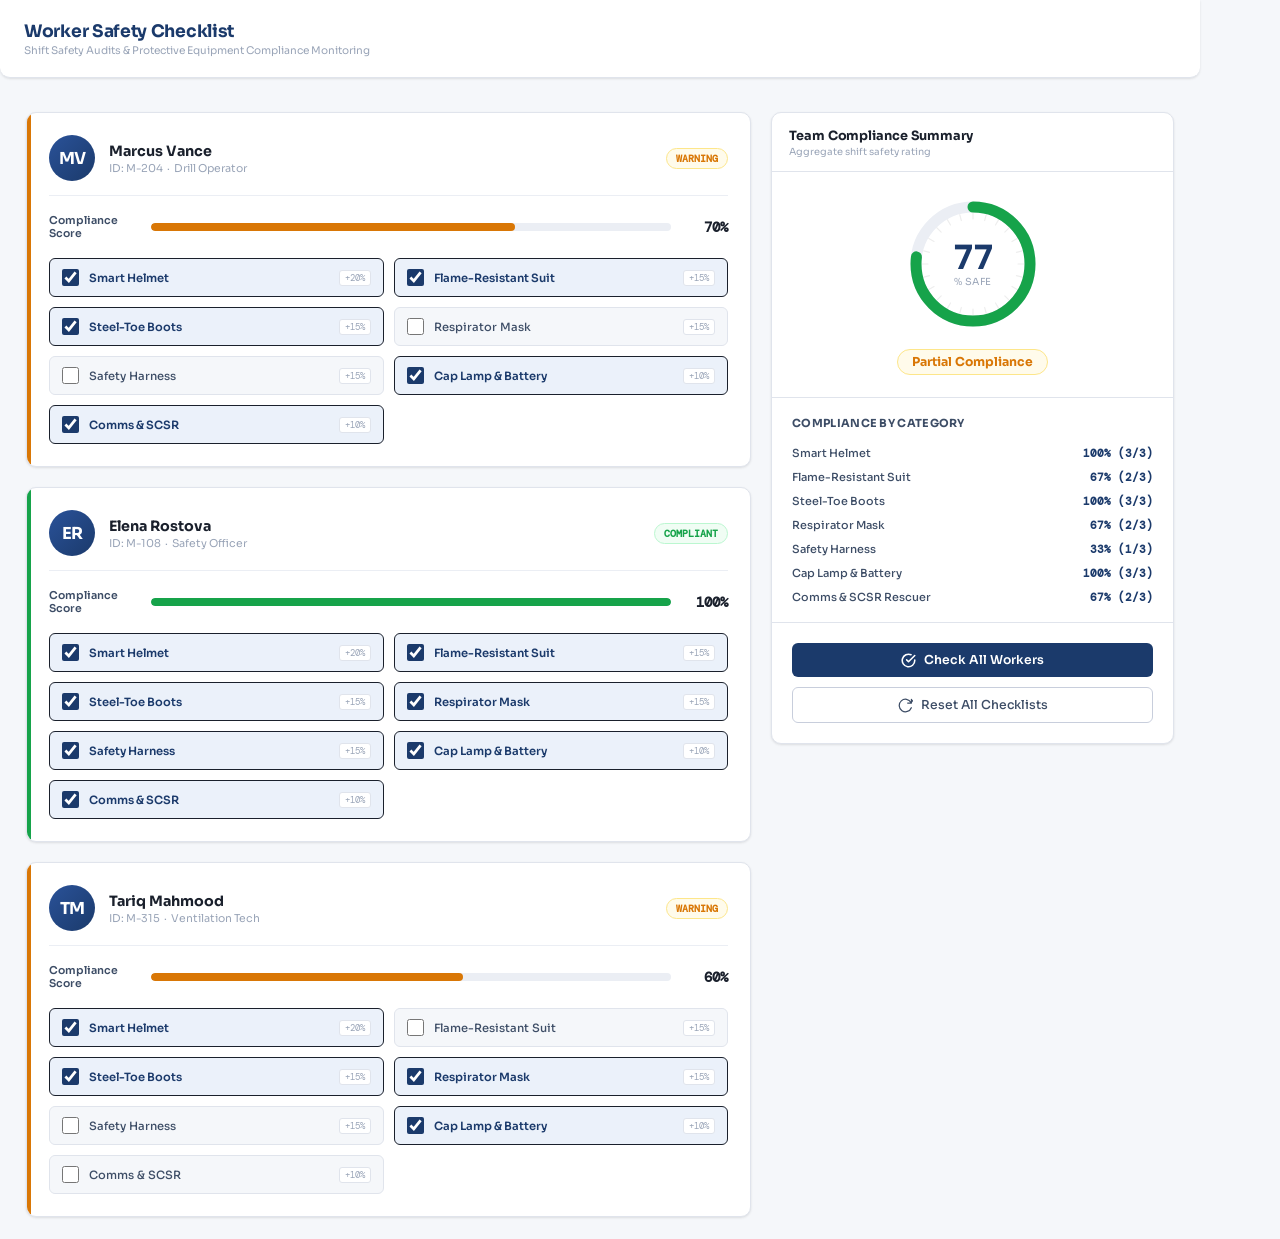
<file: safety.html>
<!DOCTYPE html>
<html lang="en">
<head>
  <meta charset="UTF-8"/>
  <meta name="viewport" content="width=device-width, initial-scale=1.0"/>
  <title>Safety Checklist — SmartHelmet</title>
  <link rel="preconnect" href="https://fonts.googleapis.com"/>
  <link href="https://fonts.googleapis.com/css2?family=Sora:wght@300;400;500;600;700&family=DM+Mono:wght@300;400;500&display=swap" rel="stylesheet"/>
  <link rel="stylesheet" href="css/style.css"/>
  <link rel="manifest" href="manifest.json" />
</head>
<body class="subpage-body">

<div class="layout">
  <!-- SUBPAGE HEADER -->
  <header class="subpage-header">
    <div>
      <h1 class="page-title">Worker Safety Checklist</h1>
      <div class="breadcrumb">Shift Safety Audits & Protective Equipment Compliance Monitoring</div>
    </div>
  </header>

  <!-- ════════════════ PAGE: SAFETY CHECKLIST ════════════════ -->
  <main class="content page-view active" id="page-safety">
    <div class="safety-layout">
      
      <!-- Left Column: Individual Worker Cards (Populated Dynamically) -->
      <div class="worker-cards-col" id="workerCardsCol">
        <!-- Rendered by safety.js -->
        <div class="panel" style="padding: 30px; text-align: center; color: var(--muted); font-family: var(--mono); font-size: 0.8rem;">
          Loading safety cards...
        </div>
      </div>

      <!-- Right Column: Team Summary and Equipment Breakdown -->
      <div class="summary-col">
        <div class="panel score-panel">
          <div class="panel-header">
            <div>
              <div class="panel-title">Team Compliance Summary</div>
              <div class="panel-sub">Aggregate shift safety rating</div>
            </div>
          </div>
          
          <!-- Large Circular Gauge -->
          <div class="summary-stats-block">
            <div class="summary-ring-outer">
              <canvas id="teamScoreRing" width="140" height="140"></canvas>
              <div class="summary-ring-center">
                <div class="summary-ring-val" id="teamScoreVal">—</div>
                <div class="summary-ring-lbl">% Safe</div>
              </div>
            </div>
            <div class="summary-verdict" id="teamScoreVerdict">Calculating…</div>
          </div>

          <!-- Equipment Metrics Breakdown -->
          <div class="summary-equipment-metrics">
            <div class="equip-title">Compliance by Category</div>
            
            <div class="equip-row">
              <span class="equip-lbl">Smart Helmet</span>
              <span class="equip-val" id="break-helmet">0% (0/3)</span>
            </div>
            <div class="equip-row">
              <span class="equip-lbl">Flame-Resistant Suit</span>
              <span class="equip-val" id="break-suit">0% (0/3)</span>
            </div>
            <div class="equip-row">
              <span class="equip-lbl">Steel-Toe Boots</span>
              <span class="equip-val" id="break-boots">0% (0/3)</span>
            </div>
            <div class="equip-row">
              <span class="equip-lbl">Respirator Mask</span>
              <span class="equip-val" id="break-mask">0% (0/3)</span>
            </div>
            <div class="equip-row">
              <span class="equip-lbl">Safety Harness</span>
              <span class="equip-val" id="break-harness">0% (0/3)</span>
            </div>
            <div class="equip-row">
              <span class="equip-lbl">Cap Lamp & Battery</span>
              <span class="equip-val" id="break-lamp">0% (0/3)</span>
            </div>
            <div class="equip-row">
              <span class="equip-lbl">Comms & SCSR Rescuer</span>
              <span class="equip-val" id="break-comms">0% (0/3)</span>
            </div>
          </div>

          <!-- Quick Action Buttons -->
          <div class="summary-actions-block">
            <button class="btn-primary btn-block" id="btnCheckAll">
              <svg width="15" height="15" viewBox="0 0 24 24" fill="none" stroke="currentColor" stroke-width="2.5" stroke-linecap="round" stroke-linejoin="round"><path d="M22 11.08V12a10 10 0 1 1-5.93-9.14"/><polyline points="22 4 12 14.01 9 11.01"/></svg>
              Check All Workers
            </button>
            <button class="btn-secondary btn-block" id="btnResetAll">
              <svg width="15" height="15" viewBox="0 0 24 24" fill="none" stroke="currentColor" stroke-width="2" stroke-linecap="round" stroke-linejoin="round"><path d="M21.5 2v6h-6M21.34 15.57a10 10 0 1 1-.57-8.38l5.67-5.67"/></svg>
              Reset All Checklists
            </button>
          </div>
        </div>
      </div>

    </div>
  </main>
</div>

  <!-- MOBILE BOTTOM NAVIGATION -->
  <nav class="mobile-bottom-nav">
    <a href="index.html" class="bottom-nav-item">
      <svg viewBox="0 0 24 24" fill="none" stroke="currentColor" stroke-width="2" stroke-linecap="round" stroke-linejoin="round">
        <rect x="3" y="3" width="7" height="7" />
        <rect x="14" y="3" width="7" height="7" />
        <rect x="14" y="14" width="7" height="7" />
        <rect x="3" y="14" width="7" height="7" />
      </svg>
      <span>Dashboard</span>
    </a>
    <a href="analytics.html" class="bottom-nav-item">
      <svg viewBox="0 0 24 24" fill="none" stroke="currentColor" stroke-width="2" stroke-linecap="round" stroke-linejoin="round">
        <line x1="18" y1="20" x2="18" y2="10" />
        <line x1="12" y1="20" x2="12" y2="4" />
        <line x1="6" y1="20" x2="6" y2="14" />
      </svg>
      <span>Analytics</span>
    </a>
    <a href="alerts.html" class="bottom-nav-item">
      <svg viewBox="0 0 24 24" fill="none" stroke="currentColor" stroke-width="2" stroke-linecap="round" stroke-linejoin="round">
        <path d="M18 8A6 6 0 0 0 6 8c0 7-3 9-3 9h18s-3-2-3-9" />
        <path d="M13.73 21a2 2 0 0 1-3.46 0" />
      </svg>
      <span>Alerts</span>
    </a>
    <a href="compliance.html" class="bottom-nav-item">
      <svg viewBox="0 0 24 24" fill="none" stroke="currentColor" stroke-width="2" stroke-linecap="round" stroke-linejoin="round">
        <path d="M14 2H6a2 2 0 0 0-2 2v16a2 2 0 0 0 2 2h12a2 2 0 0 0 2-2V8z" />
        <polyline points="14 2 14 8 20 8" />
        <line x1="16" y1="13" x2="8" y2="13" />
        <line x1="16" y1="17" x2="8" y2="17" />
      </svg>
      <span>Rules</span>
    </a>
    <a href="safety.html" class="bottom-nav-item active">
      <svg viewBox="0 0 24 24" fill="none" stroke="currentColor" stroke-width="2" stroke-linecap="round" stroke-linejoin="round">
        <path d="M22 11.08V12a10 10 0 1 1-5.93-9.14" />
        <polyline points="22 4 12 14.01 9 11.01" />
      </svg>
      <span>Safety</span>
    </a>
    <a href="settings.html" class="bottom-nav-item">
      <svg viewBox="0 0 24 24" fill="none" stroke="currentColor" stroke-width="2" stroke-linecap="round" stroke-linejoin="round">
        <circle cx="12" cy="12" r="3" />
        <path d="M19.4 15a1.65 1.65 0 0 0 .33 1.82l.06.06a2 2 0 1 1-2.83 2.83l-.06-.06a1.65 1.65 0 0 0-1.82-.33 1.65 1.65 0 0 0-1 1.51V21a2 2 0 0 1-4 0v-.09A1.65 1.65 0 0 0 9 19.4a1.65 1.65 0 0 0-1.82.33l-.06.06a2 2 0 1 1-2.83-2.83l.06-.06a1.65 1.65 0 0 0 .33-1.82 1.65 1.65 0 0 0-1.51-1H3a2 2 0 0 1 0-4h.09A1.65 1.65 0 0 0 4.6 9a1.65 1.65 0 0 0-.33-1.82l-.06-.06a2 2 0 1 1 2.83-2.83l.06.06a1.65 1.65 0 0 0 1.82.33H9a1.65 1.65 0 0 0 1-1.51V3a2 2 0 0 1 4 0v.09a1.65 1.65 0 0 0 1 1.51 1.65 1.65 0 0 0 1.82-.33l.06-.06a2 2 0 1 1 2.83 2.83l-.06.06a1.65 1.65 0 0 0-.33 1.82V9a1.65 1.65 0 0 0 1.51 1H21a2 2 0 0 1 0 4h-.09a1.65 1.65 0 0 0-1.51 1z" />
      </svg>
      <span>Settings</span>
    </a>
  </nav>

<!-- Load dashboard's canvas gauges drawer & then our safety checklist controller -->
<script src="js/gauges.js"></script>
<script src="js/safety.js"></script>
<script>
  if ('serviceWorker' in navigator) {
    navigator.serviceWorker.register('./service-worker.js')
      .then(() => console.log('Service Worker Registered'));
  }
</script>
</body>
</html>
</file>
<file: css/style.css>
/* ============================================================
   SmartHelmet — Professional Light Theme  (All Pages)
   Sora + DM Mono  |  Navy · Amber · Blue · Violet
   ============================================================ */
@import url('https://fonts.googleapis.com/css2?family=Sora:wght@300;400;500;600;700&family=DM+Mono:wght@300;400;500&display=swap');

:root {
  --white:        #FFFFFF;
  --surface:      #F5F7FA;
  --surface-2:    #EBEEF4;
  --border:       #E0E4EC;
  --border-md:    #C8CEDC;

  --navy:         #1B3A6B;
  --navy-dim:     #2A5299;
  --slate:        #3D4D66;
  --slate-light:  #6B7A94;
  --muted:        #9AA5B8;
  --text:         #1A202C;

  --temp:   #E8730A;  --temp-bg:   #FEF0E6;  --temp-bd:   #FDDBB4;
  --hum:    #0E6BB5;  --hum-bg:    #E6F1FB;  --hum-bd:    #BAD9F5;
  --gas:    #6D28D9;  --gas-bg:    #F0EBFE;  --gas-bd:    #D4C5FC;

  --safe:   #16A34A;  --safe-bg:   #F0FDF4;  --safe-bd:   #BBF7D0;
  --warn:   #D97706;  --warn-bg:   #FFFBEB;  --warn-bd:   #FDE68A;
  --danger: #DC2626;  --danger-bg: #FEF2F2;  --danger-bd: #FECACA;

  --r:    10px;
  --r-sm: 6px;
  --sh:   0 1px 3px rgba(0,0,0,.07), 0 1px 2px rgba(0,0,0,.04);
  --sh-md:0 4px 14px rgba(0,0,0,.08),0 2px 4px rgba(0,0,0,.04);

  --font: 'Sora', system-ui, sans-serif;
  --mono: 'DM Mono', monospace;
  --sw:   228px;
}

*,*::before,*::after{box-sizing:border-box;margin:0;padding:0}
html{font-size:15px}
body{font-family:var(--font);background:var(--surface);color:var(--text);display:flex;min-height:100vh;-webkit-font-smoothing:antialiased}
a{text-decoration:none}

/* ── SIDEBAR ─────────────────────────────────────────────────── */
.sidebar{width:var(--sw);background:var(--white);border-right:1px solid var(--border);display:flex;flex-direction:column;position:fixed;inset:0 auto 0 0;z-index:100;padding:22px 0;transition:transform .3s ease}

.brand{display:flex;align-items:center;gap:11px;padding:0 18px 22px;border-bottom:1px solid var(--border);margin-bottom:6px}
.brand-icon{width:36px;height:36px;flex-shrink:0}
.brand-name{font-size:.95rem;font-weight:700;color:var(--navy);letter-spacing:-.2px}
.brand-sub{font-size:.65rem;color:var(--muted);margin-top:1px}

.nav{flex:1;padding:6px 10px;display:flex;flex-direction:column;gap:2px}
.nav-item{display:flex;align-items:center;gap:9px;padding:8px 10px;border-radius:var(--r-sm);font-size:.82rem;font-weight:500;color:var(--slate);text-decoration:none;position:relative;transition:background .15s,color .15s;cursor:pointer}
.nav-item svg{width:17px;height:17px;flex-shrink:0;opacity:.65;transition:opacity .15s}
.nav-item:hover{background:var(--surface);color:var(--navy)}
.nav-item:hover svg{opacity:1}
.nav-item.active{background:#EBF1FA;color:var(--navy);font-weight:600}
.nav-item.active svg{opacity:1}
.nav-badge{margin-left:auto;background:var(--danger);color:#fff;font-size:.6rem;font-weight:700;padding:1px 6px;border-radius:20px;font-family:var(--mono)}

.sidebar-footer{padding:14px 18px 0;border-top:1px solid var(--border);margin-top:auto}
.conn-row{display:flex;align-items:center;gap:7px;margin-bottom:4px}
.conn-dot{width:7px;height:7px;border-radius:50%;background:var(--muted);flex-shrink:0;transition:background .3s}
.conn-dot.live{background:var(--safe)}
.conn-dot.offline{background:var(--danger)}
.conn-label{font-size:.73rem;color:var(--slate-light);font-family:var(--mono)}
.firmware-tag{font-size:.63rem;color:var(--muted);font-family:var(--mono)}

/* ── LAYOUT ───────────────────────────────────────────────────── */
.layout{margin-left:var(--sw);display:flex;flex-direction:column;flex:1;min-height:100vh}

/* ── TOPBAR ───────────────────────────────────────────────────── */
.topbar{background:var(--white);border-bottom:1px solid var(--border);padding:15px 26px;display:flex;justify-content:space-between;align-items:center;position:sticky;top:0;z-index:50}
.page-title{font-size:1.15rem;font-weight:700;color:var(--navy);letter-spacing:-.3px}
.breadcrumb{font-size:.7rem;color:var(--muted);margin-top:2px}
.topbar-right{display:flex;align-items:center;gap:14px}
.last-update{display:flex;align-items:center;gap:6px;font-size:.73rem;color:var(--slate-light);font-family:var(--mono)}
.last-update svg{width:14px;height:14px}
.last-update strong{color:var(--slate);font-weight:500}
.score-chip{padding:5px 14px;border-radius:20px;font-size:.72rem;font-weight:600;font-family:var(--mono);border:1px solid var(--safe-bd);background:var(--safe-bg);color:var(--safe);transition:all .3s}
.score-chip.warn{background:var(--warn-bg);border-color:var(--warn-bd);color:var(--warn)}
.score-chip.danger{background:var(--danger-bg);border-color:var(--danger-bd);color:var(--danger)}

/* ── ALERT STRIP ─────────────────────────────────────────────── */
.alert-strip{display:flex;align-items:center;gap:10px;padding:10px 26px;background:var(--danger-bg);border-bottom:1px solid var(--danger-bd);animation:stripIn .2s ease}
@keyframes stripIn{from{opacity:0;transform:translateY(-5px)}to{opacity:1;transform:translateY(0)}}
.alert-strip svg{width:18px;height:18px;flex-shrink:0}
.alert-strip span{flex:1;font-size:.79rem;font-weight:500;color:var(--danger)}
.strip-dismiss{padding:4px 12px;background:#fff;border:1px solid var(--danger-bd);color:var(--danger);font-size:.7rem;font-weight:600;border-radius:var(--r-sm);cursor:pointer;font-family:var(--font);transition:background .15s}
.strip-dismiss:hover{background:var(--danger-bg)}

/* ── PAGE VIEWS ───────────────────────────────────────────────── */
.page-view{display:none;flex:1;flex-direction:column}
.page-view.active{display:flex}

/* ── CONTENT ──────────────────────────────────────────────────── */
.content{padding:22px 26px;display:flex;flex-direction:column;gap:18px}

/* ── KPI CARDS ────────────────────────────────────────────────── */
.kpi-row{display:grid;grid-template-columns:repeat(3,1fr);gap:14px}
.kpi-card{background:var(--white);border:1px solid var(--border);border-radius:var(--r);padding:18px 20px;box-shadow:var(--sh);position:relative;overflow:hidden;transition:box-shadow .2s,border-color .2s}
.kpi-card::after{content:'';position:absolute;left:0;top:0;bottom:0;width:3px;border-radius:2px 0 0 2px}
#kpiTemp::after{background:var(--temp)}
#kpiHum::after{background:var(--hum)}
#kpiGas::after{background:var(--gas)}
.kpi-card:hover{box-shadow:var(--sh-md);border-color:var(--border-md)}
.kpi-card.state-warn{border-color:var(--warn-bd);background:var(--warn-bg)}
.kpi-card.state-danger{border-color:var(--danger-bd);background:var(--danger-bg)}

.kpi-top{display:flex;align-items:center;gap:11px;margin-bottom:16px}
.kpi-icon-wrap{width:38px;height:38px;border-radius:9px;display:flex;align-items:center;justify-content:center;flex-shrink:0}
.kpi-icon-wrap svg{width:22px;height:22px}
.temp-wrap{background:var(--temp-bg)}
.hum-wrap{background:var(--hum-bg)}
.gas-wrap{background:var(--gas-bg)}
.kpi-meta{flex:1}
.kpi-name{font-size:.82rem;font-weight:600;color:var(--text)}
.kpi-unit{font-size:.64rem;color:var(--muted);margin-top:1px}
.kpi-status-pill{font-size:.63rem;font-weight:600;padding:3px 9px;border-radius:20px;font-family:var(--mono);border:1px solid;transition:all .3s;white-space:nowrap}
.kpi-status-pill.safe{background:var(--safe-bg);border-color:var(--safe-bd);color:var(--safe)}
.kpi-status-pill.warn{background:var(--warn-bg);border-color:var(--warn-bd);color:var(--warn)}
.kpi-status-pill.danger{background:var(--danger-bg);border-color:var(--danger-bd);color:var(--danger)}

.kpi-value{font-family:var(--mono);font-size:2.7rem;font-weight:400;letter-spacing:-1px;color:var(--text);line-height:1;margin-bottom:14px}
#kpiTemp .kpi-value{color:var(--temp)}
#kpiHum  .kpi-value{color:var(--hum)}
#kpiGas  .kpi-value{color:var(--gas)}
.kpi-suffix{font-size:1rem;font-weight:300;opacity:.55;margin-left:2px}
.kpi-bar-track{height:5px;background:var(--surface-2);border-radius:3px;overflow:hidden;margin-bottom:7px}
.kpi-bar-fill{height:100%;border-radius:3px;transition:width .9s cubic-bezier(.23,.68,.45,.98)}
.temp-fill{background:linear-gradient(90deg,#FCD09A,var(--temp))}
.hum-fill{background:linear-gradient(90deg,#A3CBF0,var(--hum))}
.gas-fill{background:linear-gradient(90deg,#C4B5F8,var(--gas))}
.kpi-range{display:flex;justify-content:space-between;font-size:.6rem;color:var(--muted);font-family:var(--mono)}
.warn-marker{color:var(--warn);font-weight:500}
.danger-marker{color:var(--danger);font-weight:500}

/* ── BOTTOM ROW (Dashboard) ───────────────────────────────────── */
.bottom-row{display:grid;grid-template-columns:1fr 270px 1fr;gap:14px}

/* ── PANELS ───────────────────────────────────────────────────── */
.panel{background:var(--white);border:1px solid var(--border);border-radius:var(--r);box-shadow:var(--sh);overflow:hidden;display:flex;flex-direction:column}
.panel-header{display:flex;justify-content:space-between;align-items:flex-start;padding:15px 17px 13px;border-bottom:1px solid var(--border)}
.panel-title{font-size:.85rem;font-weight:700;color:var(--text);letter-spacing:-.1px;display:block}
.panel-sub{font-size:.65rem;color:var(--muted);margin-top:2px;display:block}
.btn-ghost{padding:4px 11px;background:transparent;border:1px solid var(--border-md);color:var(--slate-light);font-size:.7rem;font-weight:500;border-radius:var(--r-sm);cursor:pointer;font-family:var(--font);transition:all .15s}
.btn-ghost:hover{background:var(--surface);color:var(--danger);border-color:var(--danger-bd)}

/* Gauges panel */
.gauges-grid{display:flex;justify-content:space-around;align-items:center;padding:18px 10px;flex:1}
.gauge-cell{display:flex;flex-direction:column;align-items:center}

/* Score panel */
.score-body{display:flex;flex-direction:column;align-items:center;padding:18px 16px;gap:12px;flex:1}
.score-ring-wrap{position:relative;display:inline-flex;align-items:center;justify-content:center}
.score-center{position:absolute;text-align:center}
.score-num{font-family:var(--mono);font-size:2rem;font-weight:400;color:var(--navy);line-height:1}
.score-denom{font-size:.63rem;color:var(--muted);font-family:var(--mono)}
.score-verdict{font-size:.73rem;font-weight:600;padding:4px 14px;border-radius:20px;border:1px solid var(--safe-bd);background:var(--safe-bg);color:var(--safe);font-family:var(--mono);transition:all .3s}
.score-verdict.warn{background:var(--warn-bg);border-color:var(--warn-bd);color:var(--warn)}
.score-verdict.danger{background:var(--danger-bg);border-color:var(--danger-bd);color:var(--danger)}
.score-subbars{width:100%;display:flex;flex-direction:column;gap:8px}
.sb-row{display:grid;grid-template-columns:76px 1fr 32px;align-items:center;gap:8px}
.sb-lbl{font-size:.66rem;color:var(--slate);font-weight:500}
.sb-track{height:4px;background:var(--surface-2);border-radius:2px;overflow:hidden}
.sb-fill{height:100%;border-radius:2px;transition:width .8s ease}
.sb-val{font-size:.63rem;font-family:var(--mono);color:var(--muted);text-align:right}

/* Log panel */
.log-scroll{overflow-y:auto;flex:1;max-height:300px}
.log-scroll::-webkit-scrollbar{width:3px}
.log-scroll::-webkit-scrollbar-thumb{background:var(--border-md);border-radius:2px}
.log-table{width:100%;border-collapse:collapse;font-family:var(--mono);font-size:.72rem}
.log-table th{padding:8px 13px;text-align:left;font-size:.6rem;letter-spacing:.5px;text-transform:uppercase;color:var(--muted);background:var(--surface);border-bottom:1px solid var(--border);position:sticky;top:0;font-weight:500}
.log-table td{padding:8px 13px;border-bottom:1px solid var(--border);color:var(--slate);transition:background .1s}
.log-table tr:hover td{background:var(--surface)}
.log-table tr:last-child td{border-bottom:none}
.log-empty td{text-align:center;color:var(--muted);padding:26px 13px;font-size:.73rem}
.log-table tr.row-flash td{animation:rowFlash .6s ease}
@keyframes rowFlash{0%{background:#EBF1FA}100%{background:transparent}}
.log-pill{display:inline-block;padding:2px 8px;border-radius:4px;font-size:.6rem;font-weight:600;letter-spacing:.3px;border:1px solid}
.log-pill.safe{background:var(--safe-bg);border-color:var(--safe-bd);color:var(--safe)}
.log-pill.warn{background:var(--warn-bg);border-color:var(--warn-bd);color:var(--warn)}
.log-pill.danger{background:var(--danger-bg);border-color:var(--danger-bd);color:var(--danger)}

/* ── ANALYTICS PAGE ───────────────────────────────────────────── */
.analytics-stats-row{display:grid;grid-template-columns:repeat(4,1fr);gap:14px}
.stat-card{background:var(--white);border:1px solid var(--border);border-radius:var(--r);padding:18px 20px;box-shadow:var(--sh)}
.stat-label{font-size:.7rem;font-weight:500;color:var(--muted);letter-spacing:.3px;text-transform:uppercase;margin-bottom:8px}
.stat-value{font-family:var(--mono);font-size:2.2rem;font-weight:400;line-height:1;margin-bottom:4px}
.stat-unit{font-size:.65rem;color:var(--muted)}
.temp-color{color:var(--temp)}
.hum-color{color:var(--hum)}
.gas-color{color:var(--gas)}
.navy-color{color:var(--navy)}

.charts-col{display:flex;flex-direction:column;gap:14px}
.chart-panel .panel-header{align-items:center}
.chart-legend{display:flex;align-items:center;gap:6px;font-size:.7rem;color:var(--slate-light)}
.legend-dot{width:10px;height:10px;border-radius:50%;display:inline-block;flex-shrink:0}
.temp-dot{background:var(--temp)}
.hum-dot{background:var(--hum)}
.gas-dot{background:var(--gas)}
.chart-wrap{padding:14px 16px 10px;height:160px;position:relative}
.chart-wrap canvas{width:100%!important;height:100%!important}

.minmax-row{display:flex;gap:14px}
.minmax-panel{flex:1}
.minmax-table{width:100%;border-collapse:collapse;font-family:var(--mono);font-size:.78rem}
.minmax-table th{padding:9px 16px;text-align:left;font-size:.62rem;letter-spacing:.5px;text-transform:uppercase;color:var(--muted);background:var(--surface);border-bottom:1px solid var(--border);font-weight:500}
.minmax-table td{padding:10px 16px;border-bottom:1px solid var(--border);color:var(--slate)}
.minmax-table tr:last-child td{border-bottom:none}
.sensor-dot{display:inline-block;width:8px;height:8px;border-radius:50%;margin-right:6px;vertical-align:middle}
.temp-dot-sm{background:var(--temp)}
.hum-dot-sm{background:var(--hum)}
.gas-dot-sm{background:var(--gas)}

/* ── ALERTS PAGE ──────────────────────────────────────────────── */
.alerts-top-row{display:grid;grid-template-columns:repeat(4,1fr);gap:14px}
.alert-summary-card{background:var(--white);border:1px solid var(--border);border-radius:var(--r);padding:20px;box-shadow:var(--sh);text-align:center}
.danger-card{border-top:3px solid var(--danger)}
.warn-card{border-top:3px solid var(--warn)}
.safe-card{border-top:3px solid var(--safe)}
.info-card{border-top:3px solid var(--navy-dim)}
.ascard-num{font-family:var(--mono);font-size:2.4rem;font-weight:400;color:var(--text);line-height:1;margin-bottom:6px}
.danger-card .ascard-num{color:var(--danger)}
.warn-card   .ascard-num{color:var(--warn)}
.safe-card   .ascard-num{color:var(--safe)}
.info-card   .ascard-num{color:var(--navy-dim)}
.ascard-lbl{font-size:.7rem;color:var(--muted);font-weight:500}

.alerts-layout{display:grid;grid-template-columns:1fr 280px;gap:14px}
.alerts-feed-panel{flex:1}
.alerts-feed-scroll{flex:1;overflow-y:auto;max-height:440px;padding:10px 14px;display:flex;flex-direction:column;gap:8px}
.alerts-feed-scroll::-webkit-scrollbar{width:3px}
.alerts-feed-scroll::-webkit-scrollbar-thumb{background:var(--border-md);border-radius:2px}
.alert-feed-empty{text-align:center;color:var(--muted);font-size:.78rem;padding:30px 0;font-family:var(--mono)}

.feed-item{display:flex;align-items:flex-start;gap:10px;padding:10px 12px;border-radius:var(--r-sm);border:1px solid;animation:feedIn .25s ease}
@keyframes feedIn{from{opacity:0;transform:translateY(-4px)}to{opacity:1;transform:translateY(0)}}
.feed-item.danger{background:var(--danger-bg);border-color:var(--danger-bd)}
.feed-item.warn{background:var(--warn-bg);border-color:var(--warn-bd)}
.feed-dot{width:8px;height:8px;border-radius:50%;flex-shrink:0;margin-top:3px}
.feed-item.danger .feed-dot{background:var(--danger)}
.feed-item.warn   .feed-dot{background:var(--warn)}
.feed-content{flex:1}
.feed-msg{font-size:.78rem;font-weight:500;color:var(--text);margin-bottom:2px}
.feed-item.danger .feed-msg{color:var(--danger)}
.feed-item.warn   .feed-msg{color:var(--warn)}
.feed-time{font-size:.65rem;color:var(--muted);font-family:var(--mono)}

.thresholds-panel{}
.thresh-list{padding:14px 16px;display:flex;flex-direction:column;gap:14px}
.thresh-item{display:flex;flex-direction:column;gap:6px}
.thresh-sensor{display:flex;align-items:center;font-size:.78rem;font-weight:600;color:var(--text)}
.thresh-vals{display:flex;gap:8px;flex-wrap:wrap}
.thresh-badge{font-size:.65rem;font-weight:500;padding:3px 9px;border-radius:4px;font-family:var(--mono);border:1px solid}
.warn-badge{background:var(--warn-bg);border-color:var(--warn-bd);color:var(--warn)}
.danger-badge{background:var(--danger-bg);border-color:var(--danger-bd);color:var(--danger)}
.thresh-footer{padding:10px 16px 14px;font-size:.7rem;color:var(--muted);border-top:1px solid var(--border)}
.inline-link{color:var(--navy-dim);font-weight:600;text-decoration:underline;cursor:pointer}

/* ── SETTINGS PAGE ────────────────────────────────────────────── */
.settings-layout{display:flex;flex-direction:column;gap:16px}
.settings-panel{}
.settings-body{padding:18px 20px;display:flex;flex-direction:column;gap:18px}
.settings-group{display:flex;flex-direction:column;gap:12px;padding-bottom:18px;border-bottom:1px solid var(--border)}
.settings-group:last-of-type{border-bottom:none;padding-bottom:0}
.settings-group-title{display:flex;align-items:center;gap:7px;font-size:.8rem;font-weight:700;color:var(--text)}
.settings-row{display:flex;align-items:center;gap:16px}
.settings-label{font-size:.78rem;color:var(--slate);font-weight:500;width:130px;flex-shrink:0}
.input-row{display:flex;align-items:center;gap:10px;flex:1}
.input-unit{font-size:.75rem;color:var(--muted);font-family:var(--mono);width:28px}

.slider{-webkit-appearance:none;flex:1;height:5px;border-radius:3px;background:var(--surface-2);outline:none;cursor:pointer;border:1px solid var(--border)}
.slider::-webkit-slider-thumb{-webkit-appearance:none;width:16px;height:16px;border-radius:50%;background:#fff;border:2px solid var(--navy);cursor:pointer;box-shadow:0 1px 4px rgba(0,0,0,.15);transition:border-color .15s}
.temp-slider::-webkit-slider-thumb{border-color:var(--temp)}
.hum-slider::-webkit-slider-thumb{border-color:var(--hum)}
.gas-slider::-webkit-slider-thumb{border-color:var(--gas)}
.slider::-webkit-slider-runnable-track{height:5px;border-radius:3px}

.num-input{width:68px;padding:5px 8px;border:1px solid var(--border-md);border-radius:var(--r-sm);font-family:var(--mono);font-size:.8rem;color:var(--text);background:#fff;outline:none;transition:border-color .15s;text-align:center}
.num-input:focus{border-color:var(--navy-dim);box-shadow:0 0 0 3px rgba(27,58,107,.08)}

.settings-actions{display:flex;gap:10px;padding-top:4px}
.btn-primary{padding:9px 22px;background:var(--navy);color:#fff;border:none;border-radius:var(--r-sm);font-size:.82rem;font-weight:600;font-family:var(--font);cursor:pointer;transition:background .15s}
.btn-primary:hover{background:var(--navy-dim)}
.btn-secondary{padding:9px 18px;background:#fff;color:var(--slate);border:1px solid var(--border-md);border-radius:var(--r-sm);font-size:.82rem;font-weight:500;font-family:var(--font);cursor:pointer;transition:all .15s}
.btn-secondary:hover{background:var(--surface);border-color:var(--danger-bd);color:var(--danger)}
.settings-saved{font-size:.75rem;color:var(--safe);font-weight:500;font-family:var(--mono);padding:6px 0}

/* Toggle switches */
.toggle-row{display:flex;align-items:center;justify-content:space-between;gap:16px;padding:4px 0}
.toggle-row+.toggle-row{border-top:1px solid var(--border);padding-top:16px;margin-top:0}
.toggle-title{font-size:.82rem;font-weight:600;color:var(--text);margin-bottom:2px}
.toggle-sub{font-size:.7rem;color:var(--muted)}
.toggle-switch{position:relative;display:inline-flex;flex-shrink:0}
.toggle-switch input{opacity:0;width:0;height:0;position:absolute}
.toggle-track{display:block;width:40px;height:22px;background:var(--border-md);border-radius:11px;cursor:pointer;transition:background .2s;position:relative}
.toggle-track::after{content:'';position:absolute;top:3px;left:3px;width:16px;height:16px;border-radius:50%;background:#fff;box-shadow:0 1px 3px rgba(0,0,0,.2);transition:transform .2s}
.toggle-switch input:checked+.toggle-track{background:var(--navy)}
.toggle-switch input:checked+.toggle-track::after{transform:translateX(18px)}

/* Device info grid */
.info-grid{display:flex;flex-direction:column;gap:0}
.info-row{display:flex;align-items:center;padding:10px 0;border-bottom:1px solid var(--border)}
.info-row:last-child{border-bottom:none}
.info-key{font-size:.75rem;font-weight:500;color:var(--slate-light);width:160px;flex-shrink:0}
.info-val{font-size:.78rem;color:var(--text)}
.mono-val{font-family:var(--mono);font-size:.72rem}

/* ── FOOTER ───────────────────────────────────────────────────── */
.page-footer{padding:12px 26px;font-size:.63rem;color:var(--muted);border-top:1px solid var(--border);background:var(--white);font-family:var(--mono);letter-spacing:.3px}

/* ── MOBILE HEADER ─────────────────────────────────────────── */
.mobile-header {
  display: none;
  align-items: center;
  justify-content: space-between;
  height: 60px;
  background: var(--white);
  border-bottom: 1px solid var(--border);
  padding: 0 16px;
  position: sticky;
  top: 0;
  z-index: 120;
  box-shadow: var(--sh);
}
.menu-toggle {
  background: none;
  border: none;
  cursor: pointer;
  color: var(--navy);
  width: 38px;
  height: 38px;
  display: flex;
  align-items: center;
  justify-content: center;
  border-radius: var(--r-sm);
  transition: background-color .15s;
}
.menu-toggle:hover {
  background-color: var(--surface);
}
.menu-toggle svg {
  width: 24px;
  height: 24px;
}
.mh-brand {
  display: flex;
  align-items: center;
  gap: 8px;
}
.mh-brand-name {
  font-size: 1rem;
  font-weight: 700;
  color: var(--navy);
}
.mh-status {
  display: flex;
  align-items: center;
}

/* ── SIDEBAR BACKDROP ───────────────────────────────────────── */
.sidebar-backdrop {
  display: none;
  position: fixed;
  inset: 0;
  background: rgba(26, 32, 44, 0.4);
  backdrop-filter: blur(4px);
  z-index: 90;
  opacity: 0;
  transition: opacity .3s ease;
  pointer-events: none;
}
.sidebar-backdrop.open {
  opacity: 1;
  pointer-events: auto;
}

/* ── COMPLIANCE PAGE ────────────────────────────────────────── */
.compliance-layout {
  display: flex;
  flex-direction: column;
  gap: 16px;
}
.compliance-panel {
  background: var(--white);
  border: 1px solid var(--border);
  border-radius: var(--r);
  box-shadow: var(--sh);
}
.compliance-body {
  padding: 22px;
  display: flex;
  flex-direction: column;
  gap: 22px;
}
.compliance-card-grid {
  display: grid;
  grid-template-columns: repeat(3, 1fr);
  gap: 16px;
}
.comp-rule-card {
  background: var(--surface);
  border: 1px solid var(--border);
  border-radius: var(--r);
  padding: 20px;
  position: relative;
  display: flex;
  flex-direction: column;
  gap: 12px;
  transition: transform .2s, box-shadow .2s;
}
.comp-rule-card:hover {
  transform: translateY(-2px);
  box-shadow: var(--sh-md);
}
.rule-icon {
  width: 44px;
  height: 44px;
  border-radius: 50%;
  display: flex;
  align-items: center;
  justify-content: center;
}
.temp-icon { background: var(--temp-bg); color: var(--temp); }
.hum-icon { background: var(--hum-bg); color: var(--hum); }
.gas-icon { background: var(--gas-bg); color: var(--gas); }
.rule-icon svg { width: 22px; height: 22px; }
.rule-title { font-size: .9rem; font-weight: 700; color: var(--navy); }
.rule-desc { font-size: .78rem; color: var(--slate); line-height: 1.5; }
.rule-badge {
  align-self: flex-start;
  padding: 3px 10px;
  background: var(--surface-2);
  border-radius: 12px;
  font-size: .65rem;
  font-family: var(--mono);
  color: var(--slate-light);
  border: 1px solid var(--border);
  margin-top: auto;
}
.compliance-table {
  width: 100%;
  border-collapse: collapse;
  font-size: .8rem;
  border-radius: var(--r-sm);
  overflow: hidden;
  border: 1px solid var(--border);
}
.compliance-table th {
  background: var(--navy);
  color: var(--white);
  padding: 12px 16px;
  text-align: left;
  font-weight: 600;
}
.compliance-table td {
  padding: 12px 16px;
  border-bottom: 1px solid var(--border);
  color: var(--slate);
  line-height: 1.4;
}
.compliance-table tr:nth-child(even) {
  background: var(--surface);
}
.compliance-table tr:last-child td {
  border-bottom: none;
}

/* ── RESPONSIVE MEDIA QUERIES ───────────────────────────────── */
@media (max-width: 1024px) {
  .kpi-row {
    grid-template-columns: repeat(2, 1fr);
  }
  .bottom-row {
    grid-template-columns: 1fr 1fr;
  }
  .score-panel {
    grid-column: span 2;
  }
  .analytics-stats-row {
    grid-template-columns: repeat(2, 1fr);
  }
  .compliance-card-grid {
    grid-template-columns: repeat(2, 1fr);
  }
  .safety-layout {
    grid-template-columns: 1fr;
  }
}

@media (max-width: 768px) {
  body {
    flex-direction: column;
    min-height: 100vh;
  }
  .mobile-header {
    display: flex;
    width: 100%;
  }
  .sidebar-backdrop {
    display: none !important;
  }
  .sidebar {
    display: none !important;
  }
  .layout {
    margin-left: 0 !important;
    width: 100%;
  }
  .topbar {
    display: none;
  }
  .content {
    padding: 16px 14px;
    gap: 14px;
  }
  .kpi-row {
    grid-template-columns: 1fr;
  }
  .bottom-row {
    grid-template-columns: 1fr;
  }
  .score-panel {
    grid-column: span 1;
  }
  .analytics-stats-row {
    grid-template-columns: 1fr;
  }
  .minmax-row {
    flex-direction: column;
  }
  .alerts-layout {
    grid-template-columns: 1fr;
  }
  .compliance-card-grid {
    grid-template-columns: 1fr;
  }
  .compliance-table {
    display: block;
    overflow-x: auto;
  }
  .settings-row {
    flex-direction: column;
    align-items: flex-start;
    gap: 6px;
  }
  .settings-label {
    width: auto;
  }
  .input-row {
    width: 100%;
  }
  .slider {
    flex: 1;
  }
  .safety-layout {
    grid-template-columns: 1fr;
  }
  .subpage-header {
    padding: 14px 16px !important;
    gap: 0 !important;
    border-radius: 0 !important;
    margin-bottom: 4px !important;
  }
}

@media (max-width: 480px) {
  .gauges-grid {
    flex-direction: column;
    gap: 16px;
  }
  .comp-rule-card {
    padding: 16px;
  }
}

/* ── SUBPAGE HEADER & BACK BUTTON ───────────────────────────── */
.subpage-body {
  background: var(--surface);
}
.subpage-body .layout {
  margin-left: 0 !important;
  max-width: 1200px;
  margin: 0 auto;
  min-height: 100vh;
}
.subpage-header {
  background: var(--white);
  border-bottom: 1px solid var(--border);
  padding: 20px 24px;
  display: flex;
  flex-direction: column;
  gap: 12px;
  margin-bottom: 8px;
  border-radius: 0 0 var(--r) var(--r);
  box-shadow: var(--sh);
}
.btn-back {
  display: inline-flex;
  align-items: center;
  gap: 8px;
  font-size: .82rem;
  font-weight: 600;
  color: var(--navy-dim);
  text-decoration: none;
  align-self: flex-start;
  padding: 6px 14px;
  border-radius: var(--r-sm);
  background: var(--surface);
  border: 1px solid var(--border);
  transition: all .15s ease;
}
.btn-back:hover {
  background: #EBF1FA;
  color: var(--navy);
  border-color: var(--navy-bd);
}
.btn-back svg {
  width: 16px;
  height: 16px;
}

/* ============================================================
   Safety Checklist Subpage Styles
   ============================================================ */
.safety-layout {
  display: grid;
  grid-template-columns: 1.8fr 1fr;
  gap: 20px;
  margin-top: 4px;
}
.worker-cards-col {
  display: flex;
  flex-direction: column;
  gap: 20px;
}
.worker-card {
  background: var(--white);
  border: 1px solid var(--border);
  border-radius: var(--r);
  padding: 22px;
  box-shadow: var(--sh);
  display: flex;
  flex-direction: column;
  gap: 18px;
  transition: transform 0.2s, box-shadow 0.2s;
  position: relative;
  overflow: hidden;
}
.worker-card::after {
  content: '';
  position: absolute;
  left: 0;
  top: 0;
  bottom: 0;
  width: 4px;
  background: var(--muted);
  transition: background-color 0.3s;
}
.worker-card.state-safe::after { background: var(--safe); }
.worker-card.state-warn::after { background: var(--warn); }
.worker-card.state-danger::after { background: var(--danger); }

.worker-card:hover {
  box-shadow: var(--sh-md);
}
.worker-header {
  display: flex;
  align-items: center;
  gap: 14px;
  border-bottom: 1px solid var(--surface-2);
  padding-bottom: 14px;
}
.worker-avatar {
  width: 46px;
  height: 46px;
  border-radius: 50%;
  background: linear-gradient(135deg, var(--navy-dim), var(--navy));
  color: var(--white);
  display: flex;
  align-items: center;
  justify-content: center;
  font-weight: 700;
  font-size: 1.1rem;
  letter-spacing: -0.5px;
}
.worker-info {
  flex: 1;
}
.worker-name {
  font-size: 0.95rem;
  font-weight: 700;
  color: var(--text);
}
.worker-meta {
  font-size: 0.72rem;
  color: var(--muted);
  margin-top: 2px;
}
.worker-badge-wrap {
  display: flex;
  flex-direction: column;
  align-items: flex-end;
  gap: 6px;
}
.worker-badge {
  font-size: 0.65rem;
  font-weight: 700;
  padding: 3px 9px;
  border-radius: 20px;
  font-family: var(--mono);
  text-transform: uppercase;
}
.worker-badge.safe { background: var(--safe-bg); color: var(--safe); border: 1px solid var(--safe-bd); }
.worker-badge.warn { background: var(--warn-bg); color: var(--warn); border: 1px solid var(--warn-bd); }
.worker-badge.danger { background: var(--danger-bg); color: var(--danger); border: 1px solid var(--danger-bd); }

.worker-score-bar-wrap {
  display: flex;
  align-items: center;
  gap: 12px;
}
.worker-score-lbl {
  font-size: 0.72rem;
  font-weight: 600;
  color: var(--slate);
  width: 90px;
}
.worker-score-track {
  flex: 1;
  height: 8px;
  background: var(--surface-2);
  border-radius: 4px;
  overflow: hidden;
}
.worker-score-fill {
  height: 100%;
  border-radius: 4px;
  transition: width 0.3s ease, background-color 0.3s ease;
  width: 0%;
}
.worker-score-fill.safe { background: var(--safe); }
.worker-score-fill.warn { background: var(--warn); }
.worker-score-fill.danger { background: var(--danger); }

.worker-score-num {
  font-family: var(--mono);
  font-size: 0.9rem;
  font-weight: 700;
  width: 45px;
  text-align: right;
}

.checklist-grid {
  display: grid;
  grid-template-columns: repeat(2, 1fr);
  gap: 10px;
}
.check-item {
  display: flex;
  align-items: center;
  gap: 10px;
  padding: 10px 12px;
  background: var(--surface);
  border: 1px solid var(--border);
  border-radius: var(--r-sm);
  cursor: pointer;
  user-select: none;
  transition: background-color 0.15s, border-color 0.15s;
}
.check-item:hover {
  background: var(--surface-2);
}
.check-item input[type="checkbox"] {
  width: 17px;
  height: 17px;
  accent-color: var(--navy);
  cursor: pointer;
}
.check-label-text {
  font-size: 0.76rem;
  font-weight: 500;
  color: var(--slate);
}
.check-weight {
  margin-left: auto;
  font-size: 0.62rem;
  font-family: var(--mono);
  color: var(--muted);
  background: var(--white);
  padding: 1px 5px;
  border-radius: 3px;
  border: 1px solid var(--border);
}

.check-item.checked {
  background: #EBF1FA;
  border-color: var(--navy-bd);
}
.check-item.checked .check-label-text {
  color: var(--navy);
  font-weight: 600;
}

/* Team Summary Panel */
.summary-stats-block {
  display: flex;
  flex-direction: column;
  align-items: center;
  gap: 15px;
  padding: 22px;
  border-bottom: 1px solid var(--border);
}
.summary-ring-outer {
  position: relative;
  width: 140px;
  height: 140px;
  display: flex;
  align-items: center;
  justify-content: center;
}
.summary-ring-center {
  position: absolute;
  text-align: center;
}
.summary-ring-val {
  font-family: var(--mono);
  font-size: 2.2rem;
  font-weight: 700;
  color: var(--navy);
  line-height: 1;
}
.summary-ring-lbl {
  font-size: 0.65rem;
  color: var(--muted);
  margin-top: 2px;
  text-transform: uppercase;
  letter-spacing: 0.5px;
}
.summary-verdict {
  font-size: 0.82rem;
  font-weight: 700;
  padding: 4px 14px;
  border-radius: 20px;
  text-align: center;
}
.summary-verdict.safe { background: var(--safe-bg); color: var(--safe); border: 1px solid var(--safe-bd); }
.summary-verdict.warn { background: var(--warn-bg); color: var(--warn); border: 1px solid var(--warn-bd); }
.summary-verdict.danger { background: var(--danger-bg); color: var(--danger); border: 1px solid var(--danger-bd); }

.summary-equipment-metrics {
  padding: 18px 20px;
  display: flex;
  flex-direction: column;
  gap: 10px;
  border-bottom: 1px solid var(--border);
}
.equip-title {
  font-size: 0.74rem;
  font-weight: 700;
  color: var(--slate);
  text-transform: uppercase;
  margin-bottom: 6px;
  letter-spacing: 0.3px;
}
.equip-row {
  display: flex;
  align-items: center;
  justify-content: space-between;
  font-size: 0.74rem;
}
.equip-lbl {
  color: var(--slate);
  font-weight: 500;
}
.equip-val {
  font-family: var(--mono);
  font-weight: 600;
  color: var(--navy);
}

.summary-actions-block {
  padding: 20px;
  display: flex;
  flex-direction: column;
  gap: 10px;
}
.btn-block {
  width: 100%;
  text-align: center;
  justify-content: center;
  display: inline-flex;
  align-items: center;
  gap: 8px;
}

/* ── MOBILE BOTTOM NAVIGATION ── */
.mobile-bottom-nav {
  display: none;
}

@media (max-width: 768px) {
  .mobile-bottom-nav {
    display: flex;
    position: fixed;
    bottom: 0;
    left: 0;
    right: 0;
    height: 64px;
    background: var(--white);
    border-top: 1px solid var(--border);
    z-index: 200;
    justify-content: space-around;
    align-items: center;
    box-shadow: 0 -3px 12px rgba(0, 0, 0, 0.06);
    padding-bottom: env(safe-area-inset-bottom);
  }
  
  .bottom-nav-item {
    display: flex;
    flex-direction: column;
    align-items: center;
    justify-content: center;
    gap: 4px;
    color: var(--slate-light);
    font-size: 0.65rem;
    font-weight: 500;
    text-decoration: none;
    flex: 1;
    height: 100%;
    transition: all 0.15s ease;
  }
  
  .bottom-nav-item svg {
    width: 20px;
    height: 20px;
    opacity: 0.7;
    transition: opacity 0.15s ease, transform 0.15s ease;
  }
  
  .bottom-nav-item:active svg {
    transform: scale(0.9);
  }
  
  .bottom-nav-item.active {
    color: var(--navy);
    font-weight: 700;
  }
  
  .bottom-nav-item.active svg {
    opacity: 1;
    stroke-width: 2.2px;
  }
  
  /* Hide the hamburger menu toggle button in the header */
  .menu-toggle {
    display: none !important;
  }
  
  /* Adjust the main layout wrapper to prevent bottom navigation overlaps */
  .layout {
    padding-bottom: 74px !important;
  }
  
  /* Hide the desktop/drawer sidebar completely on mobile since we now use the bottom bar */
  .sidebar {
    display: none !important;
  }
  .sidebar-backdrop {
    display: none !important;
  }
}

/* ── SPLASH SCREEN ── */
.splash-screen {
  position: fixed;
  inset: 0;
  background: var(--navy);
  display: flex;
  align-items: center;
  justify-content: center;
  z-index: 9999;
  opacity: 1;
  transition: opacity 0.5s ease, visibility 0.5s;
}

.splash-content {
  text-align: center;
  animation: splashFadeIn 0.8s ease-out;
}

.splash-logo {
  width: 80px;
  height: 80px;
  margin-bottom: 16px;
}

.splash-title {
  color: var(--white);
  font-size: 2.2rem;
  font-weight: 700;
  letter-spacing: -0.5px;
  margin-bottom: 6px;
}

.splash-subtitle {
  color: rgba(255, 255, 255, 0.7);
  font-size: 0.9rem;
  font-weight: 400;
}

@keyframes splashFadeIn {
  from {
    opacity: 0;
    transform: translateY(10px);
  }
  to {
    opacity: 1;
    transform: translateY(0);
  }
}

/* ── FINAL MEDIA QUERY OVERRIDES FOR SAFETY LAYOUT ── */
@media (max-width: 1024px) {
  .safety-layout {
    grid-template-columns: 1fr !important;
  }
}
@media (max-width: 768px) {
  .safety-layout {
    grid-template-columns: 1fr !important;
  }
}
</file>
